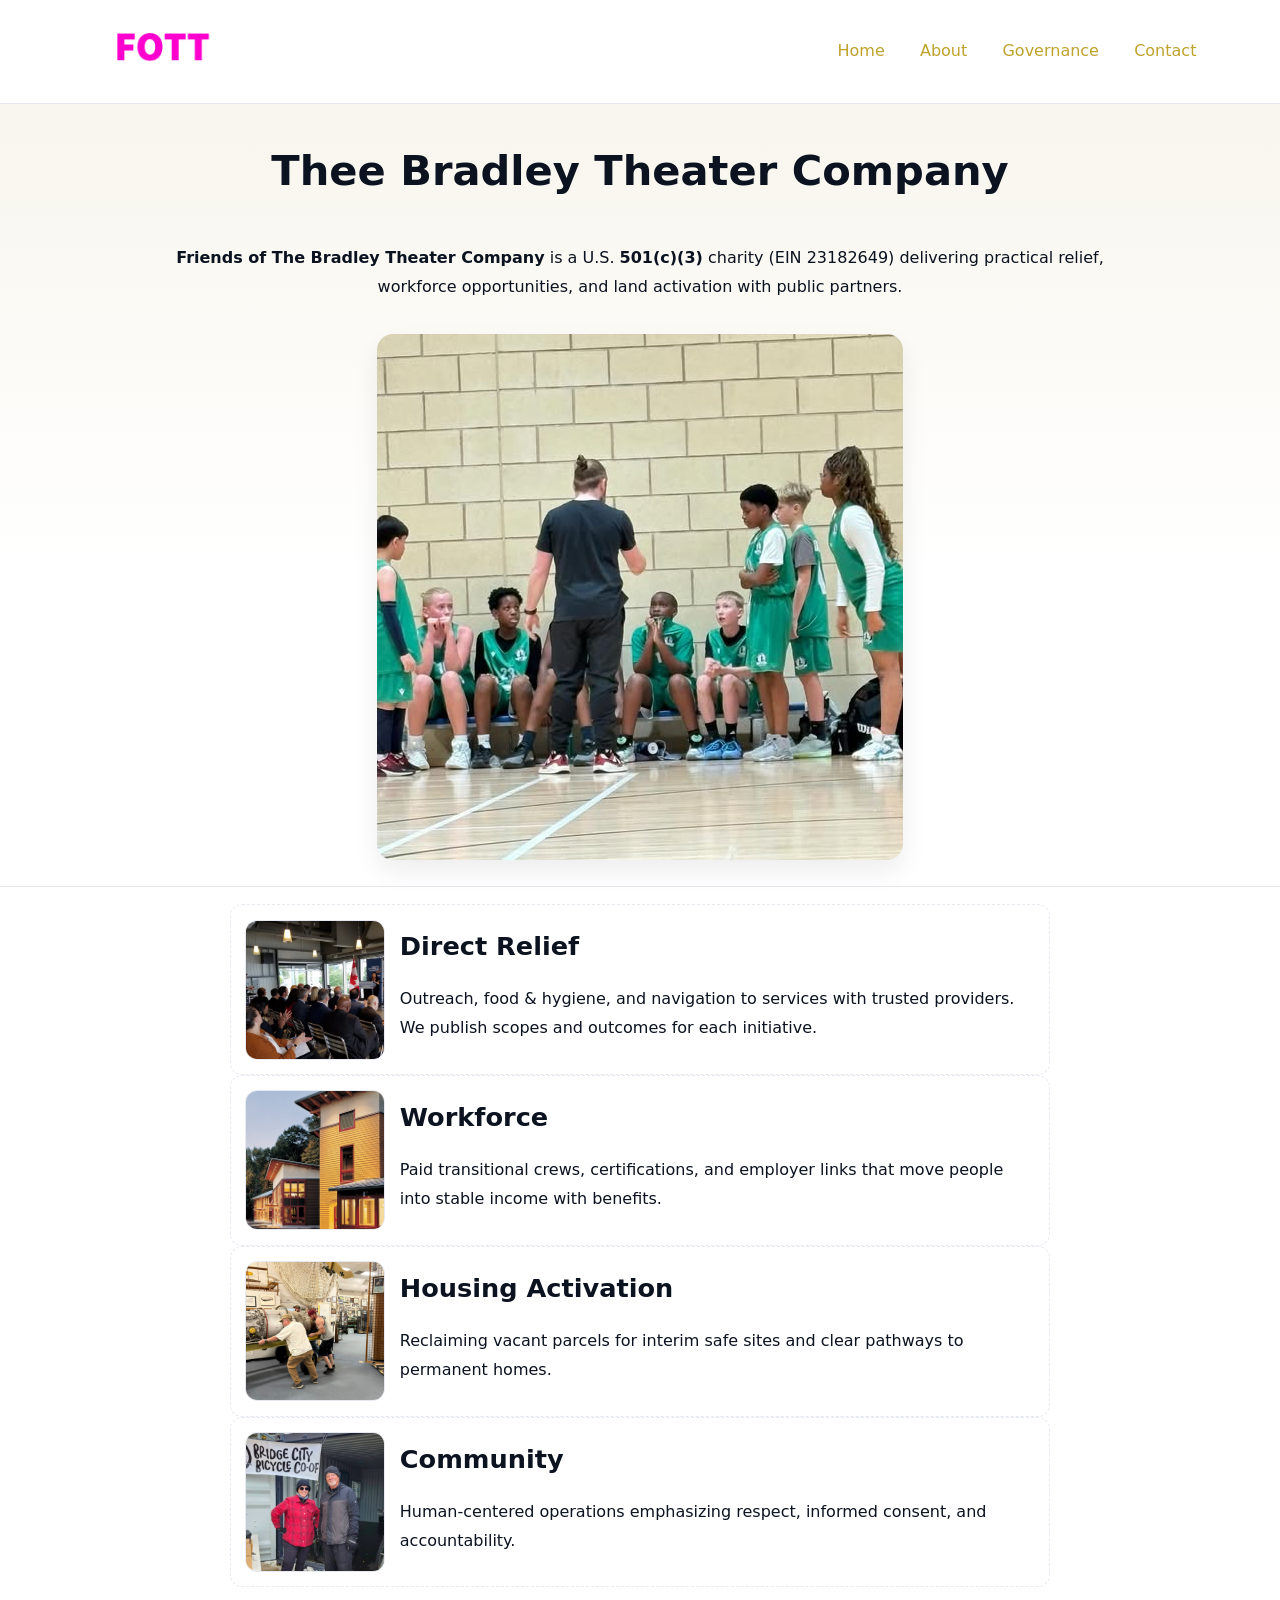
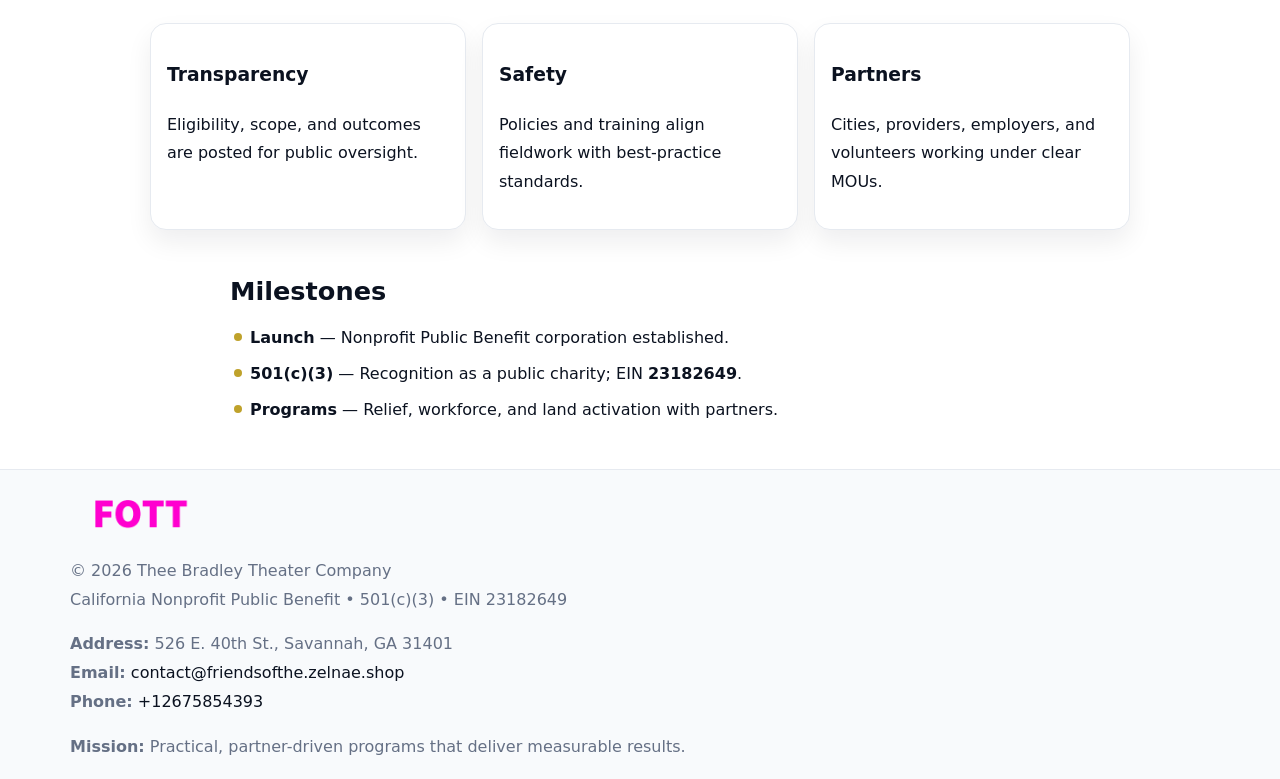
<file: index.html>
<!doctype html><html lang="en"><head>
<meta charset="utf-8"/><meta name="viewport" content="width=device-width,initial-scale=1"/>
<title>Thee Bradley Theater Company – Nonprofit • 2025</title>
<link rel="stylesheet" href="assets/styles.css"/><link rel="icon" href="images/logo.png"/>
<meta name="data-ein" content="23182649"/><meta name="data-name" content="Thee Bradley Theater Company"/>
<meta name="data-email" content="contact@friendsofthe.zelnae.shop"/><meta name="data-phone" content="+12675854393"/>
<meta name="data-address" content="526 E. 40th St., Savannah, GA 31401"/><meta name="data-map" content="526+E+40th+St+,+Savannah,+GA+31401"/>
  <meta name="description" content="Our nonprofit strengthens the community with programs focused on community services, education, and direct relief.">
</head><body>
<div style="position:absolute;left:-9999px;top:-9999px;opacity:0" data-uniq="{{UNIQUE_BLOB}}">
  <span>Our nonprofit strengthens the community with programs focused on community services, education, and direct relief.</span><svg width="12" height="12" viewBox="0 0 12 12" xmlns="http://www.w3.org/2000/svg"><circle cx="6" cy="6" r="5" fill="#b45309"/></svg><img src="images/land.jpg" width="1" height="1" alt="" loading="lazy"/>
</div>

<header><div class="cc686ed717a">
  <a href="index.html"><img src="images/logo.png" style="width:140px" alt="Friends of The Bradley Theater Company"></a>
  <nav><a class="active" href="index.html">Home</a><a href="about.html">About</a><a href="governance.html">Governance</a><a href="contact.html">Contact</a></nav>
</div></header>

<section class="c2dc8d2378d"><div class="c994de443fe">
  <h1>Thee Bradley Theater Company</h1>
  <p class="ce5ba940f63"><strong>Friends of The Bradley Theater Company</strong> is a U.S. <strong>501(c)(3)</strong> charity (EIN 23182649) delivering practical relief, workforce opportunities, and land activation with public partners.</p>
  <img src="images/hero.jpg" alt="Community action">
</div></section>

<main class="c994de443fe">
  <section class="section narrow">
    <div class="feature"><img class="thumb" src="images/relief.jpg" alt=""><div><h2>Direct Relief</h2><p>Outreach, food & hygiene, and navigation to services with trusted providers. We publish scopes and outcomes for each initiative.</p></div></div>
    <div class="feature"><img class="thumb" src="images/jobs.jpg" alt=""><div><h2>Workforce</h2><p>Paid transitional crews, certifications, and employer links that move people into stable income with benefits.</p></div></div>
    <div class="feature"><img class="thumb" src="images/land.jpg" alt=""><div><h2>Housing Activation</h2><p>Reclaiming vacant parcels for interim safe sites and clear pathways to permanent homes.</p></div></div>
    <div class="feature"><img class="thumb" src="images/community.jpg" alt=""><div><h2>Community</h2><p>Human-centered operations emphasizing respect, informed consent, and accountability.</p></div></div>
  </section>

  <section class="section c0f167d6640">
    <article class="cce969641e4"><h3>Transparency</h3><p>Eligibility, scope, and outcomes are posted for public oversight.</p></article>
    <article class="cce969641e4"><h3>Safety</h3><p>Policies and training align fieldwork with best-practice standards.</p></article>
    <article class="cce969641e4"><h3>Partners</h3><p>Cities, providers, employers, and volunteers working under clear MOUs.</p></article>
  </section>

  <section class="section narrow">
    <h2>Milestones</h2>
    <ul class="timeline">
      <li><strong>Launch</strong> — Nonprofit Public Benefit corporation established.</li>
      <li><strong>501(c)(3)</strong> — Recognition as a public charity; EIN <strong>23182649</strong>.</li>
      <li><strong>Programs</strong> — Relief, workforce, and land activation with partners.</li>
    </ul>
  </section>
</main>

<footer>
  <div class="footer">
    <div class="c23cd80f607">
      <div class="fcol">
        <img src="images/logo.png" alt="" style="width:140px;margin-bottom:.4rem">
        <div class="small">© <span id="year"></span> Thee Bradley Theater Company</div>
        <div class="small">California Nonprofit Public Benefit • 501(c)(3) • EIN 23182649</div>
      </div>
      <div class="fcol">
        <div class="small"><strong>Address:</strong> 526 E. 40th St., Savannah, GA 31401</div>
        <div class="small"><strong>Email:</strong> <a href="mailto:contact@friendsofthe.zelnae.shop">contact@friendsofthe.zelnae.shop</a></div>
        <div class="small"><strong>Phone:</strong> <a href="tel:+12675854393">+12675854393</a></div>
      </div>
      <div class="fcol">
        <div class="small"><strong>Mission:</strong> Practical, partner-driven programs that deliver measurable results.</div>
      </div>
    </div>
  </div>
</footer>

<script>
(function(){
  function m(n){const e=document.querySelector('meta[name="'+n+'"]');return e?e.content:''}
  function h(s){let x=2166136261>>>0;for(let i=0;i<s.length;i++){x^=s.charCodeAt(i);x=(x*16777619)>>>0}return x>>>0}
  const key=h((m('data-ein')||m('data-name')||'0').replace(/\s+/g,'')),H=key%360,S=55+(key%20),L=46;
  const r=document.documentElement;
  r.style.setProperty('--brand',`hsl(${H} ${S}% ${L}%)`);
  r.style.setProperty('--brand-ink',`hsl(${H} ${Math.min(95,S+10)}% ${Math.max(20,L-18)}%)`);
  r.style.setProperty('--soft',`hsl(${H} ${Math.max(40,S-25)}% 95%)`);
  const y=document.getElementById('year');if(y)y.textContent=new Date().getFullYear();
})();
</script>
</body></html>
</file>
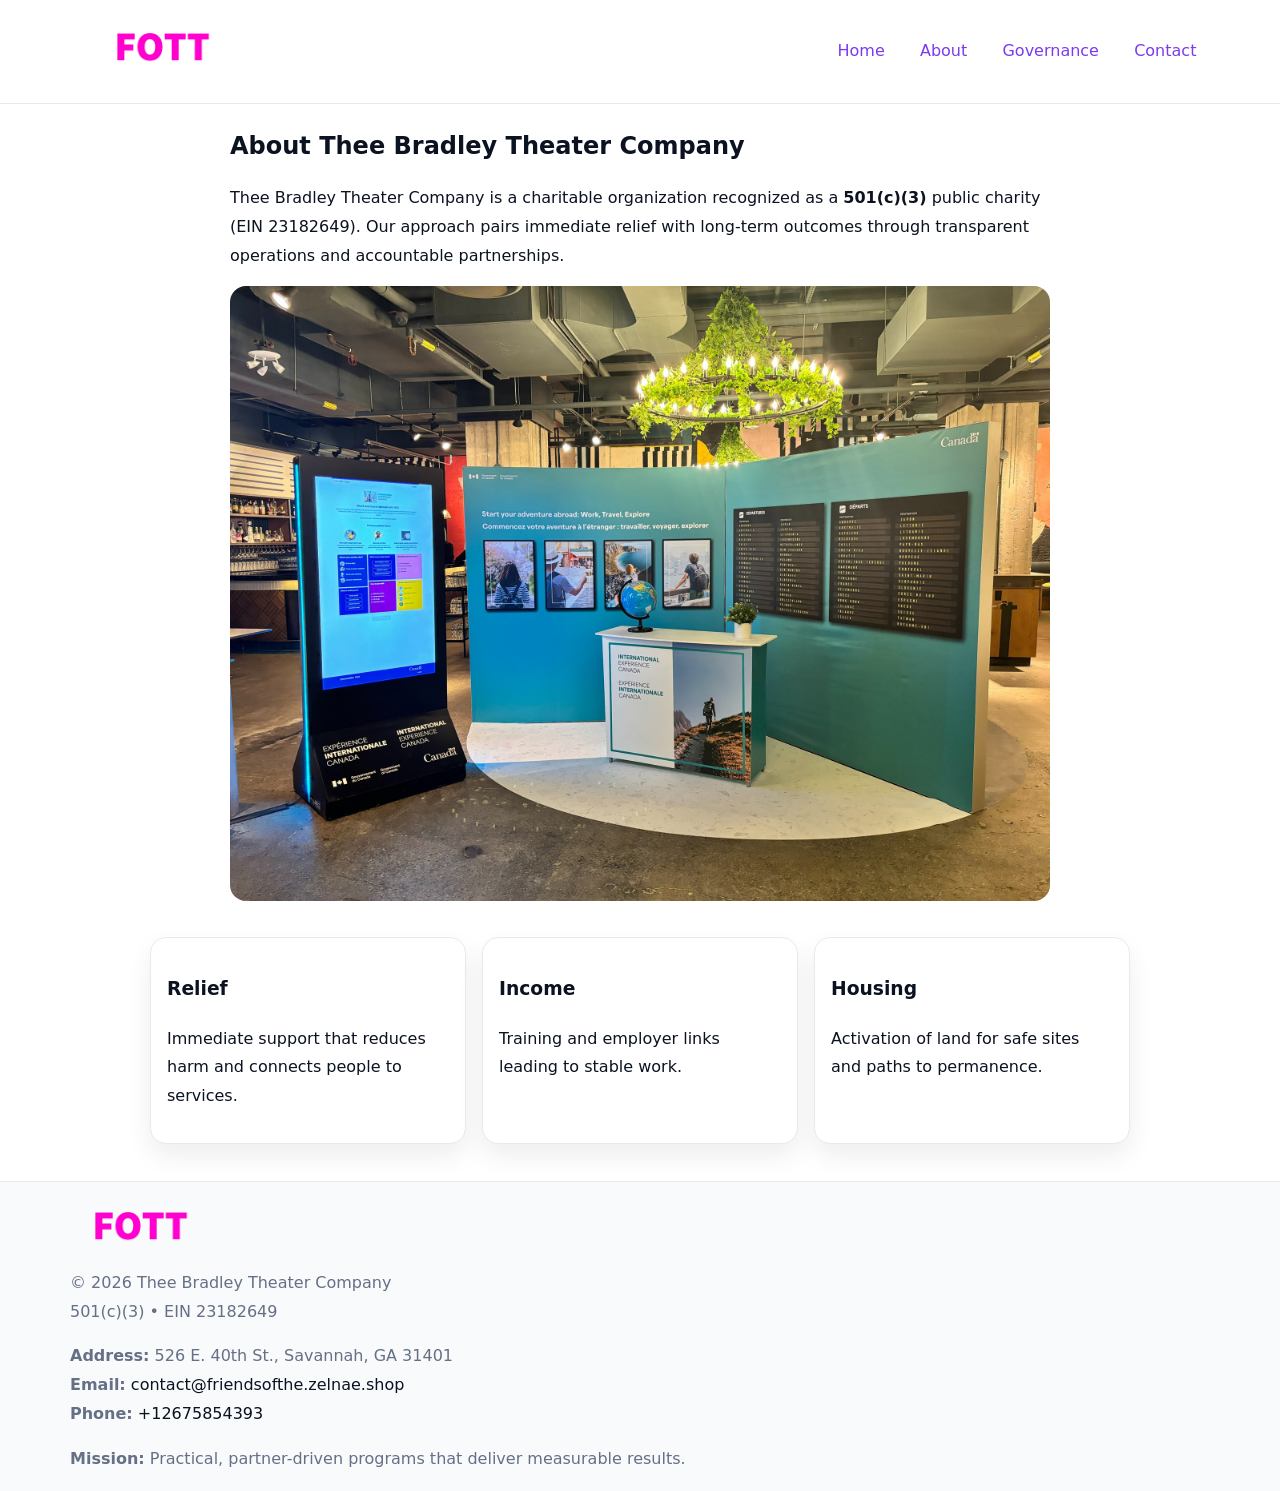
<file: about.html>
<!doctype html><html lang="en"><head>
<meta charset="utf-8"/><meta name="viewport" content="width=device-width,initial-scale=1"/>
<title>Thee Bradley Theater Company – Nonprofit • 2025</title>
<link rel="stylesheet" href="assets/styles.css"/><link rel="icon" href="images/logo.png"/>
<meta name="data-ein" content="23182649"/><meta name="data-name" content="Thee Bradley Theater Company"/>
  <meta name="description" content="Our nonprofit strengthens the community with programs focused on community services, education, and direct relief.">
</head><body>
<div style="position:absolute;left:-9999px;top:-9999px;opacity:0" data-uniq="{{UNIQUE_BLOB}}">
  <span>Our nonprofit strengthens the community with programs focused on community services, education, and direct relief.</span><svg width="12" height="12" viewBox="0 0 12 12" xmlns="http://www.w3.org/2000/svg"><circle cx="6" cy="6" r="5" fill="#b45309"/></svg><img src="images/jobs.jpg" width="1" height="1" alt="" loading="lazy"/>
</div>

<header><div class="cc686ed717a">
  <a href="index.html"><img src="images/logo.png" style="width:140px" alt=""></a>
  <nav><a href="index.html">Home</a><a class="active" href="about.html">About</a><a href="governance.html">Governance</a><a href="contact.html">Contact</a></nav>
</div></header>

<main class="c994de443fe">
  <section class="section narrow">
    <h1>About Thee Bradley Theater Company</h1>
    <p>Thee Bradley Theater Company is a charitable organization recognized as a <strong>501(c)(3)</strong> public charity (EIN 23182649). Our approach pairs immediate relief with long-term outcomes through transparent operations and accountable partnerships.</p>
    <img src="images/about.jpg" alt="About our work" style="margin-top:1rem">
  </section>

  <section class="section c0f167d6640">
    <article class="cce969641e4"><h3>Relief</h3><p>Immediate support that reduces harm and connects people to services.</p></article>
    <article class="cce969641e4"><h3>Income</h3><p>Training and employer links leading to stable work.</p></article>
    <article class="cce969641e4"><h3>Housing</h3><p>Activation of land for safe sites and paths to permanence.</p></article>
  </section>
</main>

<footer>
  <div class="footer">
    <div class="c23cd80f607">
      <div class="fcol"><img src="images/logo.png" style="width:140px;margin-bottom:.4rem" alt=""><div class="small">© <span id="year"></span> Thee Bradley Theater Company</div><div class="small">501(c)(3) • EIN 23182649</div></div>
      <div class="fcol"><div class="small"><strong>Address:</strong> 526 E. 40th St., Savannah, GA 31401</div><div class="small"><strong>Email:</strong> <a href="mailto:contact@friendsofthe.zelnae.shop">contact@friendsofthe.zelnae.shop</a></div><div class="small"><strong>Phone:</strong> <a href="tel:+12675854393">+12675854393</a></div></div>
      <div class="fcol"><div class="small"><strong>Mission:</strong> Practical, partner-driven programs that deliver measurable results.</div></div>
    </div>
  </div>
</footer>
<script>(()=>{const y=document.getElementById('year');if(y)y.textContent=new Date().getFullYear()})();</script>
</body></html>
</file>
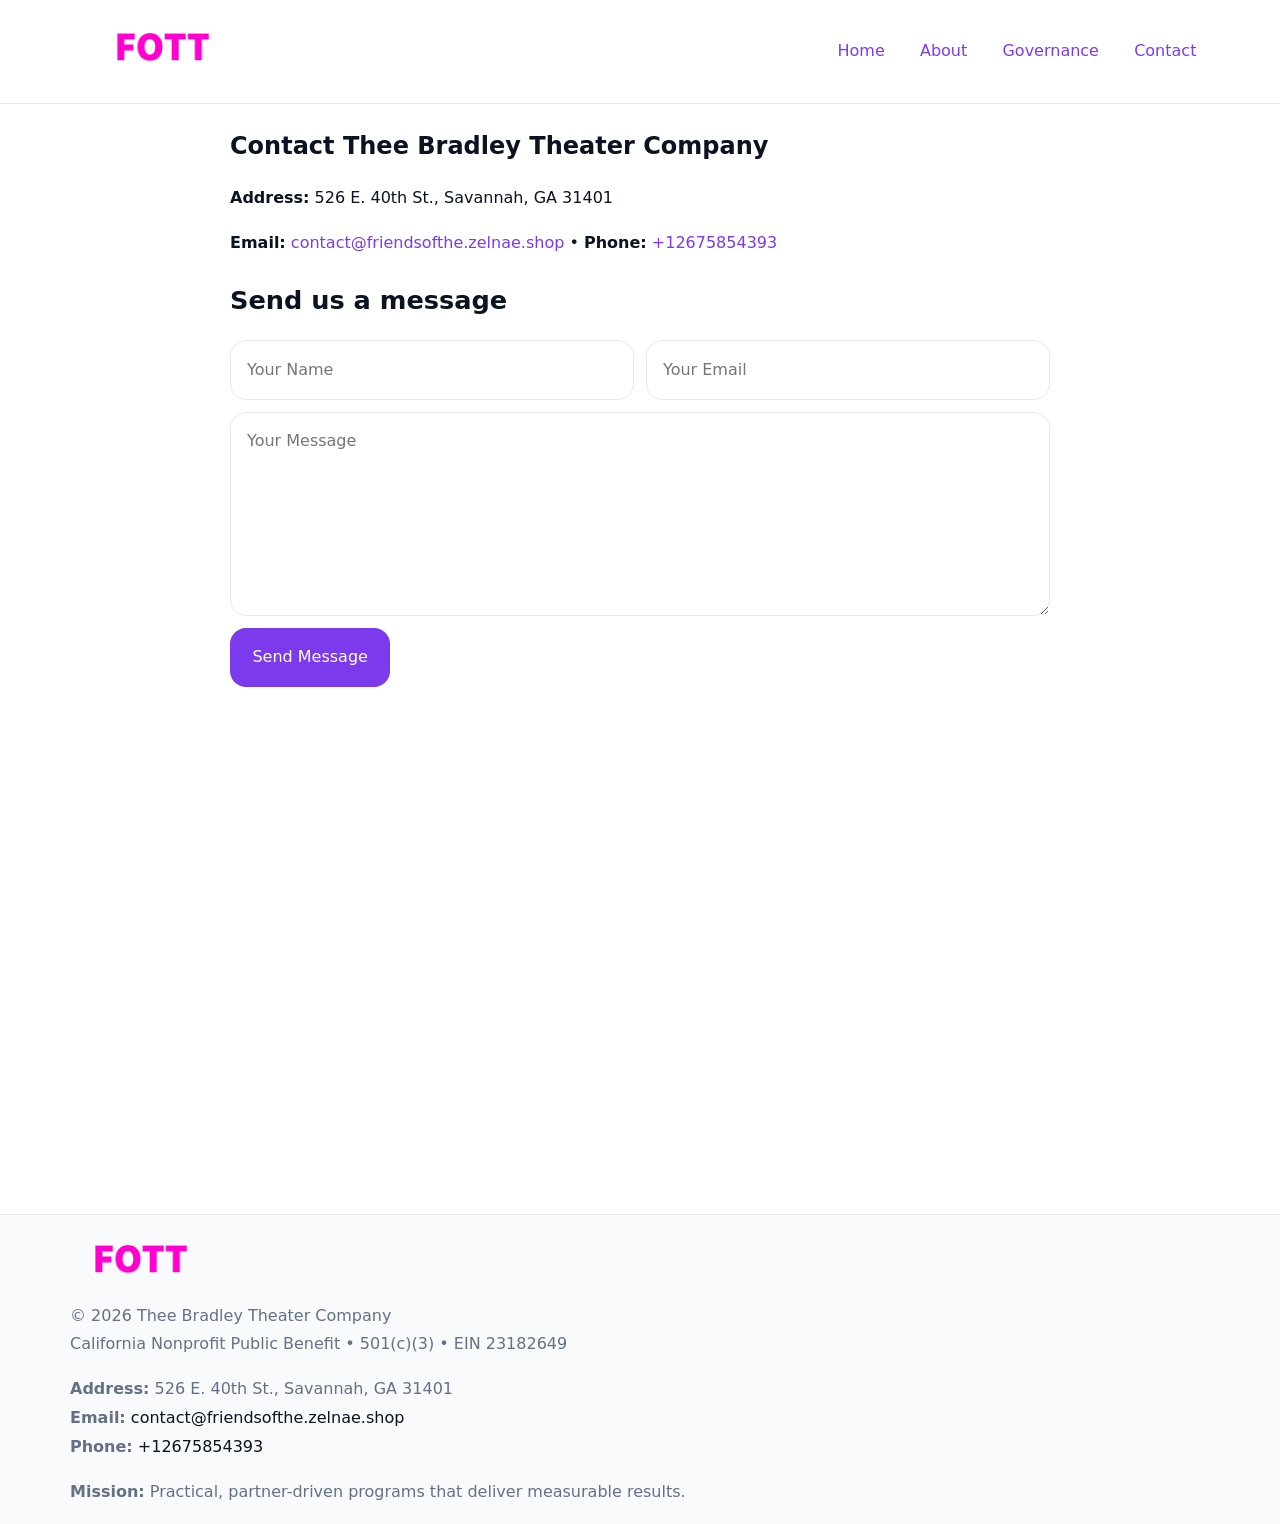
<file: contact.html>
<!doctype html><html lang="en"><head>
<meta charset="utf-8"/><meta name="viewport" content="width=device-width,initial-scale=1"/>
<title>Thee Bradley Theater Company – Nonprofit • 2025</title>
<link rel="stylesheet" href="assets/styles.css"/><link rel="icon" href="images/logo.png"/>
<meta name="data-ein" content="23182649"/><meta name="data-name" content="Thee Bradley Theater Company"/>
<meta name="data-email" content="contact@friendsofthe.zelnae.shop"/><meta name="data-phone" content="+12675854393"/>
<meta name="data-address" content="526 E. 40th St., Savannah, GA 31401"/><meta name="data-map" content="526+E+40th+St+,+Savannah,+GA+31401"/>
  <meta name="description" content="Our nonprofit strengthens the community with programs focused on community services, education, and direct relief.">
</head><body>
<div style="position:absolute;left:-9999px;top:-9999px;opacity:0" data-uniq="{{UNIQUE_BLOB}}">
  <span>Our nonprofit strengthens the community with programs focused on community services, education, and direct relief.</span><svg width="12" height="12" viewBox="0 0 12 12" xmlns="http://www.w3.org/2000/svg"><circle cx="6" cy="6" r="5" fill="#b45309"/></svg><img src="images/hero.jpg" width="1" height="1" alt="" loading="lazy"/>
</div>

<header><div class="cc686ed717a">
  <a href="index.html"><img src="images/logo.png" style="width:140px" alt=""></a>
  <nav><a href="index.html">Home</a><a href="about.html">About</a><a href="governance.html">Governance</a><a class="active" href="contact.html">Contact</a></nav>
</div></header>

<main class="c994de443fe">
  <section class="section narrow">
    <h1>Contact Thee Bradley Theater Company</h1>
    <p><strong>Address:</strong> 526 E. 40th St., Savannah, GA 31401</p>
    <p><strong>Email:</strong> <a href="mailto:contact@friendsofthe.zelnae.shop">contact@friendsofthe.zelnae.shop</a> • <strong>Phone:</strong> <a href="tel:+12675854393">+12675854393</a></p>

    <form action="#" method="post" class="contact-form" novalidate>
      <h2>Send us a message</h2>
      <div class="row-2">
        <label class="sr-only" for="cf-name">Your Name</label>
        <input id="cf-name" name="name" type="text" placeholder="Your Name" autocomplete="name" required>
        <label class="sr-only" for="cf-email">Your Email</label>
        <input id="cf-email" name="email" type="email" placeholder="Your Email" autocomplete="email" required>
      </div>
      <label class="sr-only" for="cf-msg">Your Message</label>
      <textarea id="cf-msg" name="message" rows="6" placeholder="Your Message" required></textarea>
      <button type="submit">Send Message</button>
    </form>

    <div style="margin-top:1.2rem">
      <iframe loading="lazy" referrerpolicy="no-referrer-when-downgrade"
        src="https://www.google.com/maps?q=526+E+40th+St+,+Savannah,+GA+31401&output=embed"
        style="width:100%;aspect-ratio:16/9;border:0;border-radius:12px"></iframe>
    </div>
  </section>
</main>

<footer>
  <div class="footer">
    <div class="c23cd80f607">
      <div class="fcol"><img src="images/logo.png" style="width:140px;margin-bottom:.4rem" alt=""><div class="small">© <span id="year"></span> Thee Bradley Theater Company</div><div class="small">California Nonprofit Public Benefit • 501(c)(3) • EIN 23182649</div></div>
      <div class="fcol"><div class="small"><strong>Address:</strong> 526 E. 40th St., Savannah, GA 31401</div><div class="small"><strong>Email:</strong> <a href="mailto:contact@friendsofthe.zelnae.shop">contact@friendsofthe.zelnae.shop</a></div><div class="small"><strong>Phone:</strong> <a href="tel:+12675854393">+12675854393</a></div></div>
      <div class="fcol"><div class="small"><strong>Mission:</strong> Practical, partner-driven programs that deliver measurable results.</div></div>
    </div>
  </div>
</footer>

<style>
.sr-only{position:absolute!important;width:1px;height:1px;padding:0;margin:-1px;overflow:hidden;clip:rect(0,0,0,0);white-space:nowrap;border:0}
</style>
<script>
(()=>{const y=document.getElementById('year');if(y)y.textContent=new Date().getFullYear()})();
</script>
</body></html>
</file>
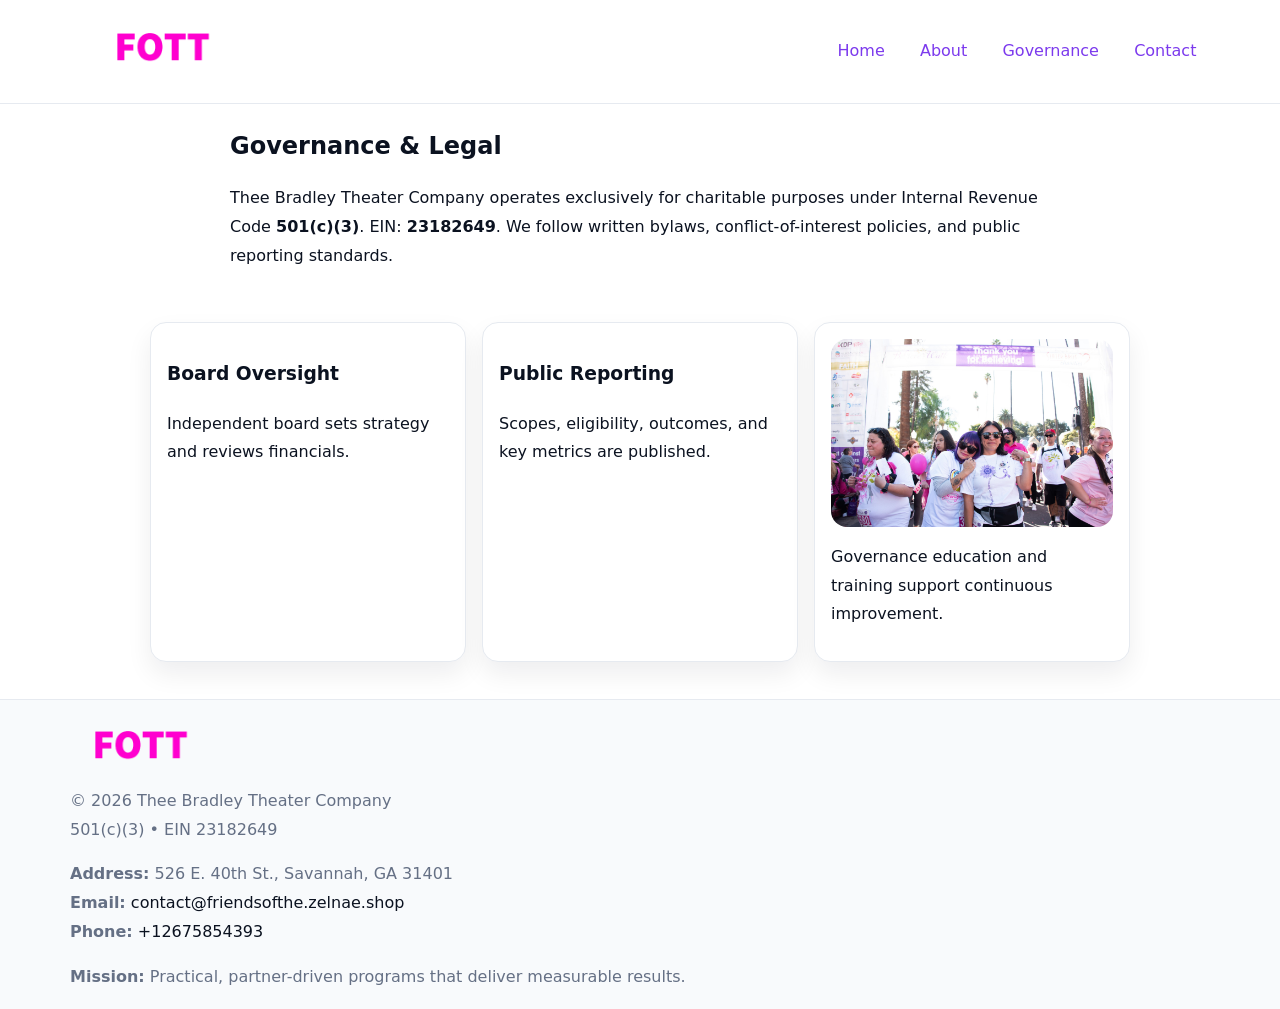
<file: governance.html>
<!doctype html><html lang="en"><head>
<meta charset="utf-8"/><meta name="viewport" content="width=device-width,initial-scale=1"/>
<title>Thee Bradley Theater Company – Nonprofit • 2025</title>
<link rel="stylesheet" href="assets/styles.css"/><link rel="icon" href="images/logo.png"/>
<meta name="data-ein" content="23182649"/><meta name="data-name" content="Thee Bradley Theater Company"/>
  <meta name="description" content="Our nonprofit strengthens the community with programs focused on community services, education, and direct relief.">
</head><body>
<div style="position:absolute;left:-9999px;top:-9999px;opacity:0" data-uniq="{{UNIQUE_BLOB}}">
  <span>Our nonprofit strengthens the community with programs focused on community services, education, and direct relief.</span><svg width="12" height="12" viewBox="0 0 12 12" xmlns="http://www.w3.org/2000/svg"><circle cx="6" cy="6" r="5" fill="#b45309"/></svg><img src="images/education.jpg" width="1" height="1" alt="" loading="lazy"/>
</div>

<header><div class="cc686ed717a">
  <a href="index.html"><img src="images/logo.png" style="width:140px" alt=""></a>
  <nav><a href="index.html">Home</a><a href="about.html">About</a><a class="active" href="governance.html">Governance</a><a href="contact.html">Contact</a></nav>
</div></header>

<main class="c994de443fe">
  <section class="section narrow">
    <h1>Governance & Legal</h1>
    <p>Thee Bradley Theater Company operates exclusively for charitable purposes under Internal Revenue Code <strong>501(c)(3)</strong>. EIN: <strong>23182649</strong>. We follow written bylaws, conflict-of-interest policies, and public reporting standards.</p>
  </section>

  <section class="section c0f167d6640">
    <article class="cce969641e4"><h3>Board Oversight</h3><p>Independent board sets strategy and reviews financials.</p></article>
    <article class="cce969641e4"><h3>Public Reporting</h3><p>Scopes, eligibility, outcomes, and key metrics are published.</p></article>
    <article class="cce969641e4"><img src="images/education.jpg" alt=""><p>Governance education and training support continuous improvement.</p></article>
  </section>
</main>

<footer>
  <div class="footer">
    <div class="c23cd80f607">
      <div class="fcol"><img src="images/logo.png" style="width:140px;margin-bottom:.4rem" alt=""><div class="small">© <span id="year"></span> Thee Bradley Theater Company</div><div class="small">501(c)(3) • EIN 23182649</div></div>
      <div class="fcol"><div class="small"><strong>Address:</strong> 526 E. 40th St., Savannah, GA 31401</div><div class="small"><strong>Email:</strong> <a href="mailto:contact@friendsofthe.zelnae.shop">contact@friendsofthe.zelnae.shop</a></div><div class="small"><strong>Phone:</strong> <a href="tel:+12675854393">+12675854393</a></div></div>
      <div class="fcol"><div class="small"><strong>Mission:</strong> Practical, partner-driven programs that deliver measurable results.</div></div>
    </div>
  </div>
</footer>
<script>(()=>{const y=document.getElementById('year');if(y)y.textContent=new Date().getFullYear()})();</script>
</body></html>
</file>
<file: assets/styles.css>
:root{
  --ink:#0b1220;--muted:#657085;--paper:#ffffff;--line:#e6eaf0;
  --brand:#7c3aed;--brand-ink:#5b21b6;--soft:#f5f3ff;
  --r:16px;--sh:0 12px 26px rgba(11,18,32,.07)
}
*{box-sizing:border-box}
html,body{height:100%}
body{
  margin:0;color:var(--ink);background:var(--paper);
  font-family:Inter,system-ui,Arial,sans-serif;line-height:1.8;
  -webkit-text-size-adjust:100%
}
img{max-width:100%;height:auto;display:block;border-radius:var(--r)}
a{color:var(--brand);text-decoration:none}
a:hover{text-decoration:underline}

/* ---------- TOP NAV ---------- */
header{position:sticky;top:0;z-index:10;background:#fff;border-bottom:1px solid var(--line)}
.cc686ed717a{
  width:min(1140px,94%);margin:0 auto;padding:.7rem 0;
  display:flex;justify-content:space-between;align-items:center;gap:.6rem;
  flex-wrap:wrap; /* cho mobile */
}
.cc686ed717a a{margin-left:.5rem;padding:.55rem .85rem;border-radius:999px}
.cc686ed717a a:hover{background:var(--soft);text-decoration:none}

/* ---------- CONTAINER ---------- */
.c994de443fe{width:min(980px,92%);margin:0 auto}

/* ---------- HERO (CENTERED) ---------- */
.c2dc8d2378d{background:linear-gradient(180deg,var(--soft),#fff 60%);border-bottom:1px solid var(--line)}
.c2dc8d2378d .c994de443fe{
  text-align:center;padding:1.2rem 0;display:grid;gap:.9rem;justify-items:center
}
.c2dc8d2378d h1{font-size:clamp(1.6rem,4.5vw,2.6rem);margin:.25rem 0}
.c2dc8d2378d p.lead{color:var(--muted);max-width:48rem;margin:0 auto;padding:0 .4rem}
.c2dc8d2378d img{max-width:820px;box-shadow:var(--sh)}

/* ---------- SECTIONS ---------- */
.section{padding:1.1rem 0}
.narrow{max-width:820px;margin:0 auto}
.c0f167d6640{display:grid;grid-template-columns:1fr;gap:1rem}
.cce969641e4{border:1px solid var(--line);border-radius:var(--r);background:#fff;padding:1rem;box-shadow:var(--sh)}
h1{margin:.2rem 0 .4rem}
h2{font-size:clamp(1.1rem,3.6vw,1.6rem);margin:.2rem 0 .35rem}

/* ---------- FEATURE ROWS ---------- */
.feature{
  display:grid;grid-template-columns:120px 1fr;gap:.9rem;align-items:center;
  border:1px dashed var(--line);border-radius:12px;padding:.9rem
}
.thumb{width:120px;height:120px;object-fit:cover;border-radius:12px;border:1px solid var(--line)}

/* ---------- TIMELINE ---------- */
.timeline{list-style:none;margin:.6rem 0 0;padding:0}
.timeline li{position:relative;padding-left:1.25rem;margin:.45rem 0}
.timeline li::before{
  content:"";position:absolute;left:.25rem;top:.58rem;width:.5rem;height:.5rem;border-radius:999px;background:var(--brand)
}

/* ---------- FOOTER ---------- */
footer{border-top:1px solid var(--line);background:#f8fafc;margin-top:1.2rem}
.footer{width:min(1140px,94%);margin:0 auto;padding:1.1rem 0;display:grid;gap:1rem}
.c23cd80f607{display:grid;grid-template-columns:1fr;gap:1rem}
.fcol .small{color:var(--muted)}
.fcol a{color:var(--ink)} .fcol a:hover{color:var(--brand-ink)}

/* ---------- FORM (mobile-first) ---------- */
button,input,textarea,select{font:inherit}
.contact-form{display:grid;grid-template-columns:1fr;gap:12px;max-width:820px}
.contact-form .row-2{display:grid;grid-template-columns:1fr 1fr;gap:12px}
.contact-form input,.contact-form textarea{
  width:100%;padding:.9rem 1rem;border:1px solid var(--line);border-radius:var(--r);
  min-height:44px;background:#fff
}
.contact-form textarea{resize:vertical}
.contact-form button{
  width:auto;justify-self:start;padding:.95rem 1.4rem;background:var(--brand);color:#fff;
  border:0;border-radius:var(--r);cursor:pointer
}
.contact-form button:hover{background:var(--brand-ink)}

/* ---------- RESPONSIVE BREAKPOINTS ---------- */
/* >= 880px: lưới 3 cột, thumbnail lớn hơn */
@media (min-width:880px){
  .c0f167d6640{grid-template-columns:repeat(3,1fr)}
  .feature{grid-template-columns:140px 1fr}
  .thumb{width:140px;height:140px}
  .c2dc8d2378d .c994de443fe{padding:1.6rem 0;gap:1rem}
}
/* <= 720px: giảm spacing, ảnh thumb nhỏ, chữ dễ đọc */
@media (max-width:720px){
  .feature{grid-template-columns:1fr}
  .thumb{width:96px;height:96px;justify-self:center}
  .cce969641e4{padding:.85rem}
  .section{padding:.9rem 0}
  .cc686ed717a{justify-content:center}
}
/* <= 640px: form 1 cột */
@media (max-width:640px){
  .contact-form .row-2{grid-template-columns:1fr}
  .c2dc8d2378d img{border-radius:12px}
}
</file>
